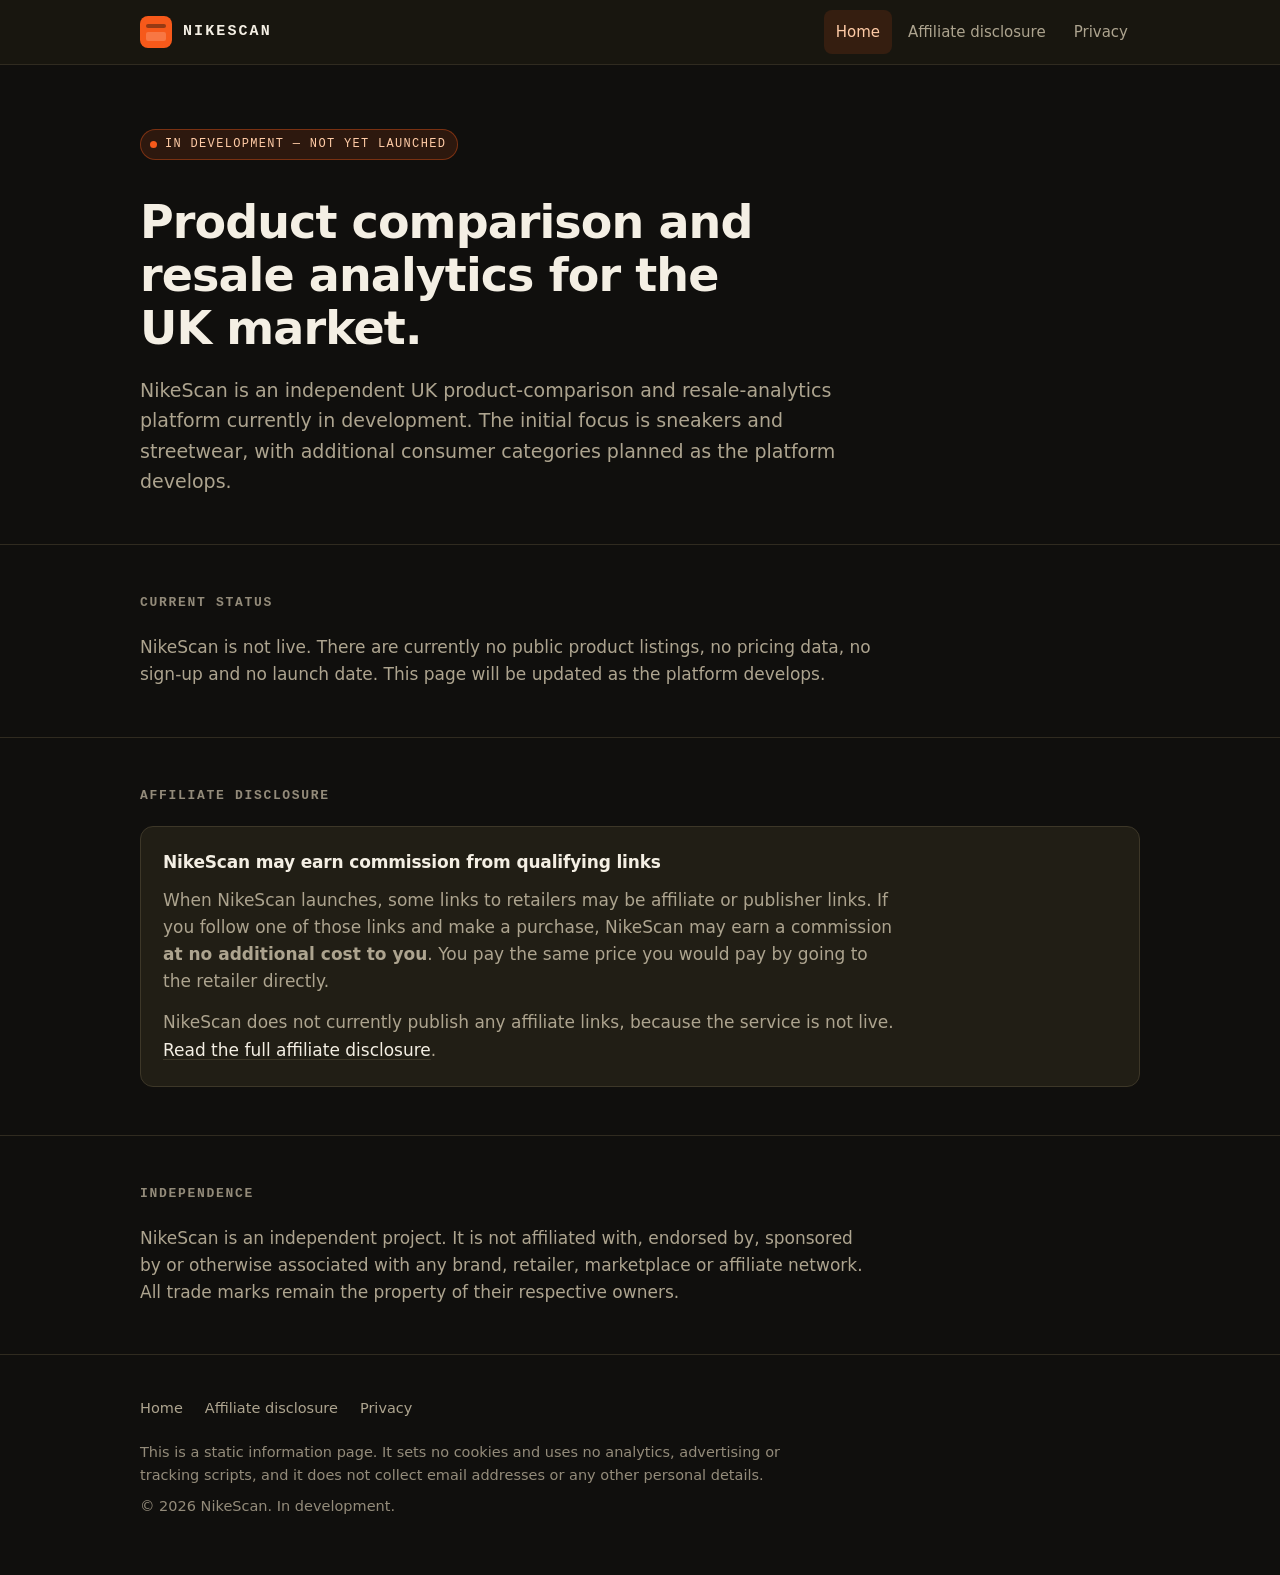
<file: index.html>
<!doctype html>
<html lang="en-GB">
<head>
<!-- Awin publisher application verification -->
<meta charset="utf-8">
<meta name="viewport" content="width=device-width, initial-scale=1, viewport-fit=cover">
<title>NikeScan — in development</title>
<meta name="description" content="NikeScan is an independent UK product-comparison and resale-analytics platform currently in development.">
<meta name="theme-color" content="#100f0d">
<meta name="robots" content="index, follow">
<meta property="og:type" content="website">
<meta property="og:site_name" content="NikeScan">
<meta property="og:title" content="NikeScan — in development">
<meta property="og:description" content="An independent UK product-comparison and resale-analytics platform currently in development.">
<link rel="icon" href="assets/icon.svg" type="image/svg+xml">
<link rel="stylesheet" href="assets/styles.css">
</head>
<body>
<a class="skip" href="#main">Skip to content</a>

<header class="site-head">
  <div class="wrap head-inner">
    <a class="brand" href="index.html" aria-label="NikeScan home">
      <span class="mark" aria-hidden="true"></span>
      <span class="wordmark">NIKESCAN</span>
    </a>
    <nav class="site-nav" aria-label="Primary">
      <a href="index.html" aria-current="page">Home</a>
      <a href="affiliate-disclosure.html">Affiliate disclosure</a>
      <a href="privacy.html">Privacy</a>
    </nav>
  </div>
</header>

<main id="main">

  <section class="hero">
    <div class="wrap">
      <p class="status"><span class="dot" aria-hidden="true"></span>In development — not yet launched</p>
      <h1>Product comparison and resale analytics for the UK market.</h1>
      <p class="lead">
        NikeScan is an independent UK product-comparison and resale-analytics platform currently in
        development. The initial focus is sneakers and streetwear, with additional consumer categories
        planned as the platform develops.
      </p>
    </div>
  </section>

  <section class="section">
    <div class="wrap">
      <h2>Current status</h2>
      <div class="body-copy">
        <p>
          NikeScan is not live. There are currently no public product listings, no pricing data, no sign-up
          and no launch date. This page will be updated as the platform develops.
        </p>
      </div>
    </div>
  </section>

  <section class="section">
    <div class="wrap">
      <h2>Affiliate disclosure</h2>
      <div class="note">
        <h3>NikeScan may earn commission from qualifying links</h3>
        <p>
          When NikeScan launches, some links to retailers may be affiliate or publisher links. If you follow
          one of those links and make a purchase, NikeScan may earn a commission
          <strong>at no additional cost to you</strong>. You pay the same price you would pay by going to the
          retailer directly.
        </p>
        <p style="margin-bottom:0">
          NikeScan does not currently publish any affiliate links, because the service is not live.
          <a class="inline-link" href="affiliate-disclosure.html">Read the full affiliate disclosure</a>.
        </p>
      </div>
    </div>
  </section>

  <section class="section">
    <div class="wrap">
      <h2>Independence</h2>
      <div class="body-copy">
        <p>
          NikeScan is an independent project. It is not affiliated with, endorsed by, sponsored by or
          otherwise associated with any brand, retailer, marketplace or affiliate network. All trade marks
          remain the property of their respective owners.
        </p>
      </div>
    </div>
  </section>

</main>

<footer class="site-foot">
  <div class="wrap">
    <nav class="foot-links" aria-label="Footer">
      <a href="index.html">Home</a>
      <a href="affiliate-disclosure.html">Affiliate disclosure</a>
      <a href="privacy.html">Privacy</a>
    </nav>
    <p>
      This is a static information page. It sets no cookies and uses no analytics, advertising or tracking
      scripts, and it does not collect email addresses or any other personal details.
    </p>
    <p>&copy; 2026 NikeScan. In development.</p>
  </div>
</footer>

</body>
</html>
</file>
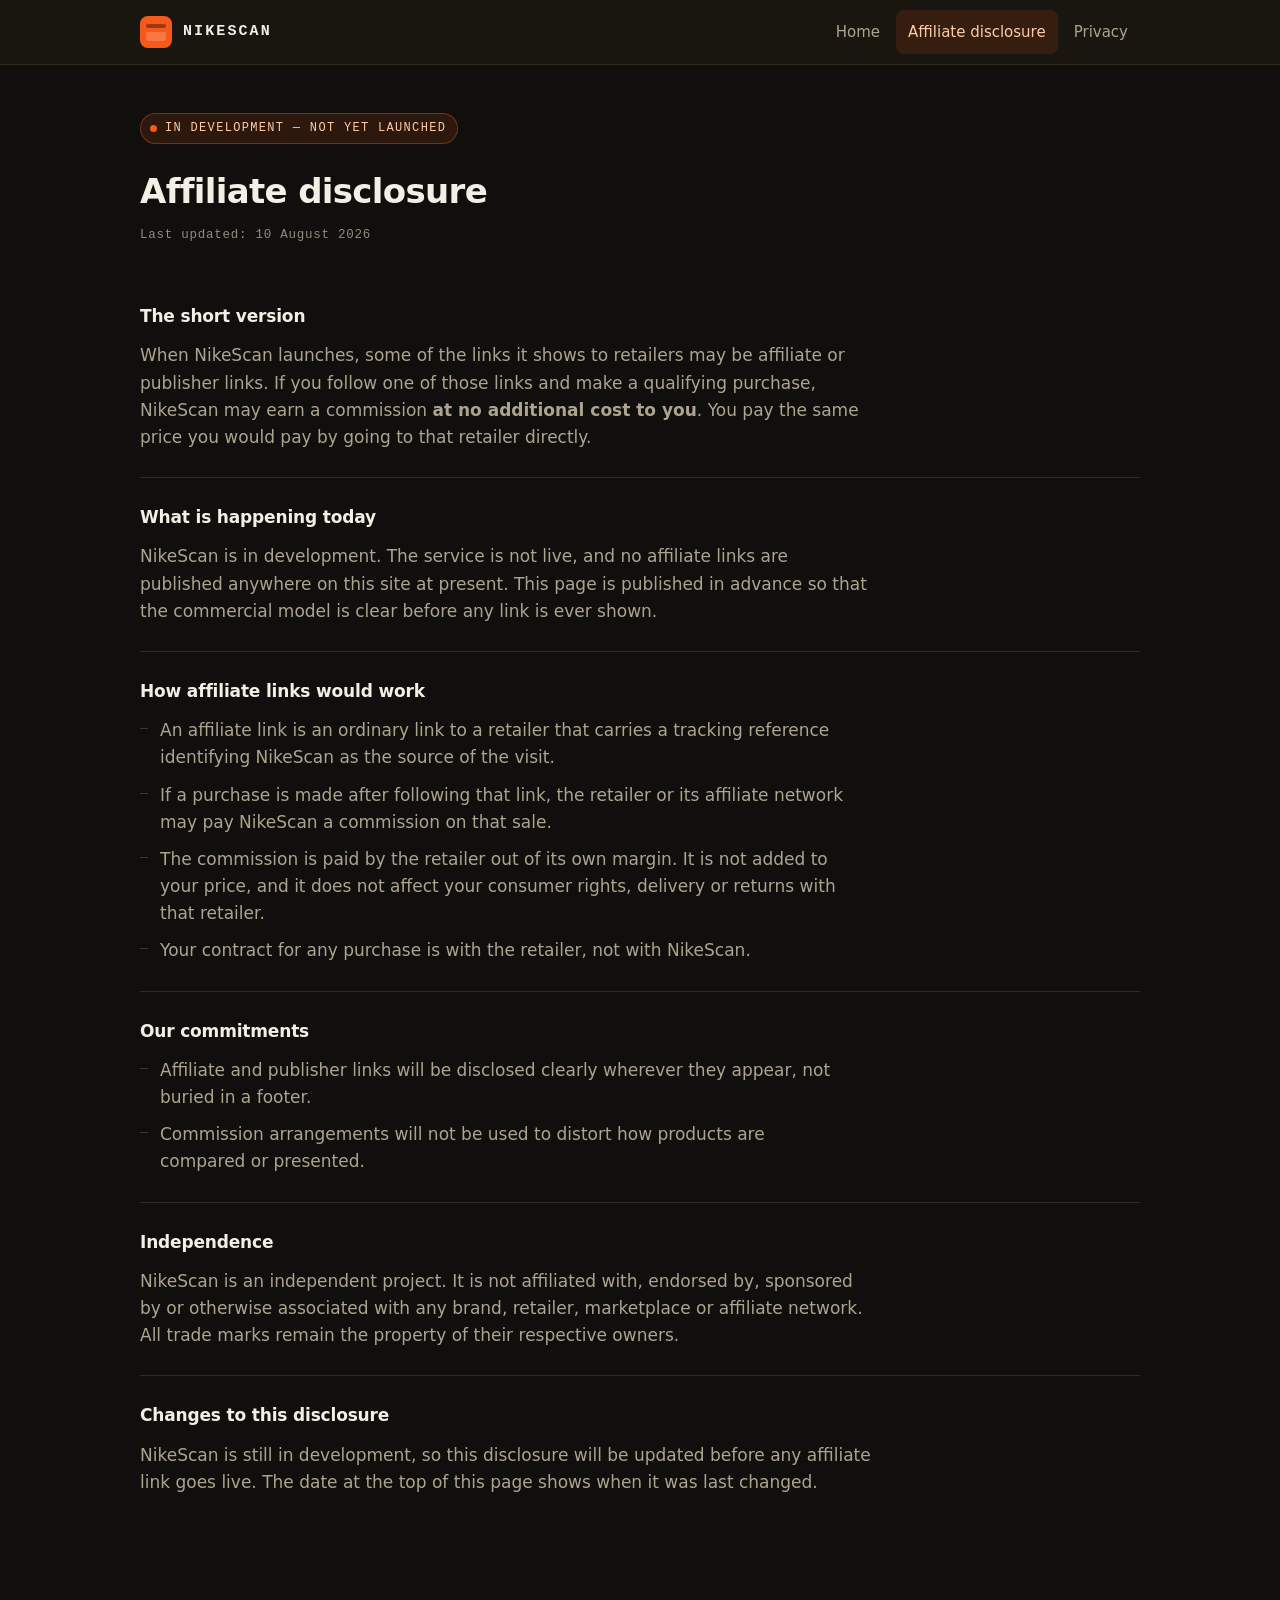
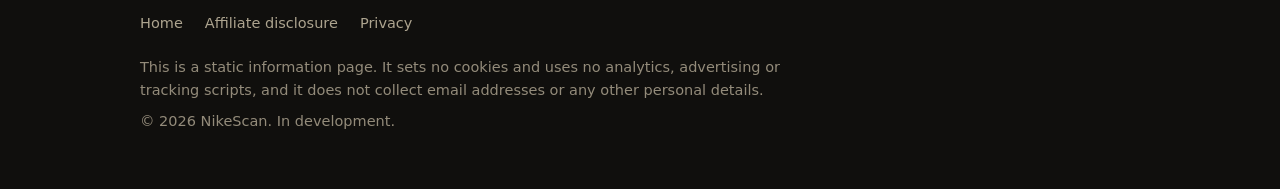
<file: affiliate-disclosure.html>
<!doctype html>
<html lang="en-GB">
<head>
<meta charset="utf-8">
<meta name="viewport" content="width=device-width, initial-scale=1, viewport-fit=cover">
<title>Affiliate disclosure — NikeScan</title>
<meta name="description" content="How NikeScan will use affiliate and publisher links. NikeScan is in development and does not currently publish affiliate links.">
<meta name="theme-color" content="#100f0d">
<meta name="robots" content="index, follow">
<link rel="icon" href="assets/icon.svg" type="image/svg+xml">
<link rel="stylesheet" href="assets/styles.css">
</head>
<body>
<a class="skip" href="#main">Skip to content</a>

<header class="site-head">
  <div class="wrap head-inner">
    <a class="brand" href="index.html" aria-label="NikeScan home">
      <span class="mark" aria-hidden="true"></span>
      <span class="wordmark">NIKESCAN</span>
    </a>
    <nav class="site-nav" aria-label="Primary">
      <a href="index.html">Home</a>
      <a href="affiliate-disclosure.html" aria-current="page">Affiliate disclosure</a>
      <a href="privacy.html">Privacy</a>
    </nav>
  </div>
</header>

<main id="main">
  <div class="doc">
    <div class="wrap">
      <p class="status"><span class="dot" aria-hidden="true"></span>In development — not yet launched</p>
      <h1>Affiliate disclosure</h1>
      <p class="updated">Last updated: 10 August 2026</p>
    </div>
  </div>

  <div class="doc-body">
    <div class="wrap">

      <section>
        <h2>The short version</h2>
        <p>
          When NikeScan launches, some of the links it shows to retailers may be affiliate or publisher
          links. If you follow one of those links and make a qualifying purchase, NikeScan may earn a
          commission <strong>at no additional cost to you</strong>. You pay the same price you would pay by
          going to that retailer directly.
        </p>
      </section>

      <section>
        <h2>What is happening today</h2>
        <p>
          NikeScan is in development. The service is not live, and no affiliate links are published anywhere
          on this site at present. This page is published in advance so that the commercial model is clear
          before any link is ever shown.
        </p>
      </section>

      <section>
        <h2>How affiliate links would work</h2>
        <ul class="plain">
          <li>An affiliate link is an ordinary link to a retailer that carries a tracking reference identifying NikeScan as the source of the visit.</li>
          <li>If a purchase is made after following that link, the retailer or its affiliate network may pay NikeScan a commission on that sale.</li>
          <li>The commission is paid by the retailer out of its own margin. It is not added to your price, and it does not affect your consumer rights, delivery or returns with that retailer.</li>
          <li>Your contract for any purchase is with the retailer, not with NikeScan.</li>
        </ul>
      </section>

      <section>
        <h2>Our commitments</h2>
        <ul class="plain">
          <li>Affiliate and publisher links will be disclosed clearly wherever they appear, not buried in a footer.</li>
          <li>Commission arrangements will not be used to distort how products are compared or presented.</li>
        </ul>
      </section>

      <section>
        <h2>Independence</h2>
        <p>
          NikeScan is an independent project. It is not affiliated with, endorsed by, sponsored by or
          otherwise associated with any brand, retailer, marketplace or affiliate network. All trade marks
          remain the property of their respective owners.
        </p>
      </section>

      <section>
        <h2>Changes to this disclosure</h2>
        <p>
          NikeScan is still in development, so this disclosure will be updated before any affiliate link goes
          live. The date at the top of this page shows when it was last changed.
        </p>
      </section>

    </div>
  </div>
</main>

<footer class="site-foot">
  <div class="wrap">
    <nav class="foot-links" aria-label="Footer">
      <a href="index.html">Home</a>
      <a href="affiliate-disclosure.html">Affiliate disclosure</a>
      <a href="privacy.html">Privacy</a>
    </nav>
    <p>
      This is a static information page. It sets no cookies and uses no analytics, advertising or tracking
      scripts, and it does not collect email addresses or any other personal details.
    </p>
    <p>&copy; 2026 NikeScan. In development.</p>
  </div>
</footer>

</body>
</html>
</file>
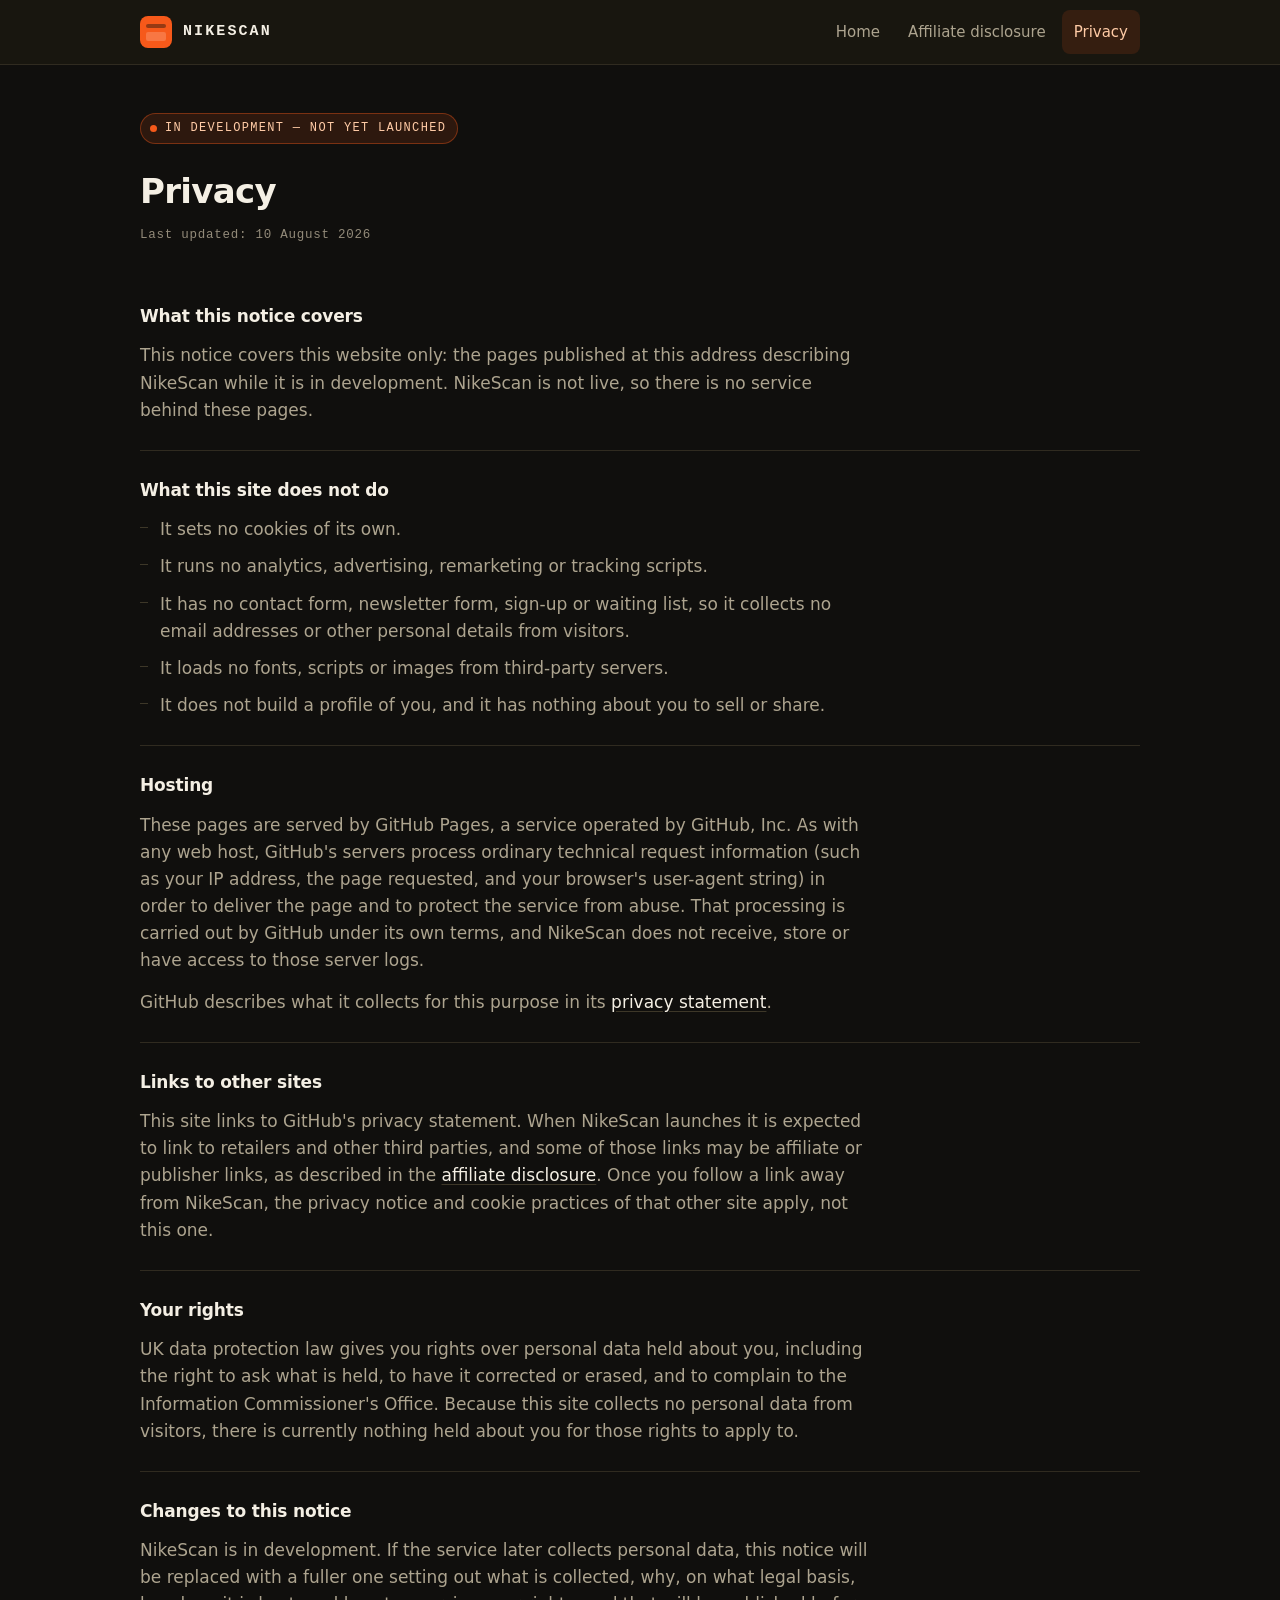
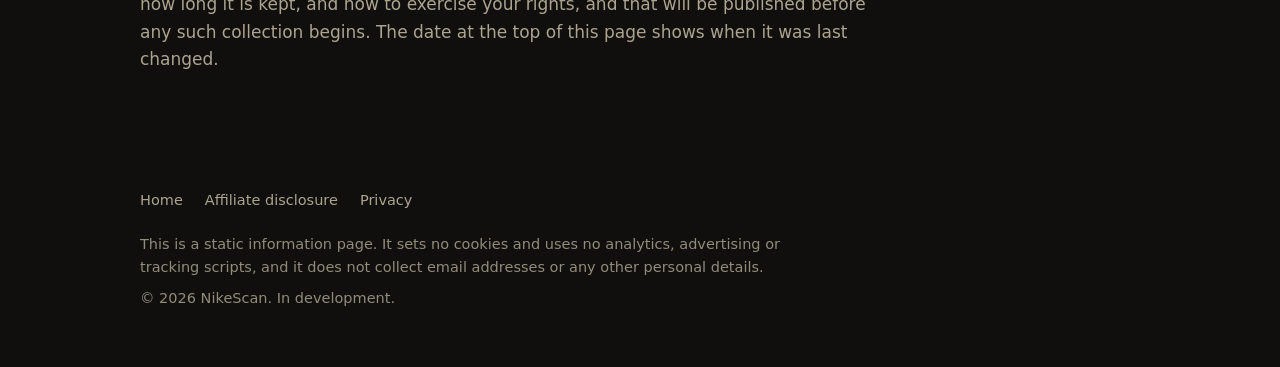
<file: privacy.html>
<!doctype html>
<html lang="en-GB">
<head>
<meta charset="utf-8">
<meta name="viewport" content="width=device-width, initial-scale=1, viewport-fit=cover">
<title>Privacy — NikeScan</title>
<meta name="description" content="NikeScan's privacy notice: no cookies, no analytics, no tracking and no personal data collected from visitors to this site.">
<meta name="theme-color" content="#100f0d">
<meta name="robots" content="index, follow">
<link rel="icon" href="assets/icon.svg" type="image/svg+xml">
<link rel="stylesheet" href="assets/styles.css">
</head>
<body>
<a class="skip" href="#main">Skip to content</a>

<header class="site-head">
  <div class="wrap head-inner">
    <a class="brand" href="index.html" aria-label="NikeScan home">
      <span class="mark" aria-hidden="true"></span>
      <span class="wordmark">NIKESCAN</span>
    </a>
    <nav class="site-nav" aria-label="Primary">
      <a href="index.html">Home</a>
      <a href="affiliate-disclosure.html">Affiliate disclosure</a>
      <a href="privacy.html" aria-current="page">Privacy</a>
    </nav>
  </div>
</header>

<main id="main">
  <div class="doc">
    <div class="wrap">
      <p class="status"><span class="dot" aria-hidden="true"></span>In development — not yet launched</p>
      <h1>Privacy</h1>
      <p class="updated">Last updated: 10 August 2026</p>
    </div>
  </div>

  <div class="doc-body">
    <div class="wrap">

      <section>
        <h2>What this notice covers</h2>
        <p>
          This notice covers this website only: the pages published at this address describing NikeScan while
          it is in development. NikeScan is not live, so there is no service behind these pages.
        </p>
      </section>

      <section>
        <h2>What this site does not do</h2>
        <ul class="plain">
          <li>It sets no cookies of its own.</li>
          <li>It runs no analytics, advertising, remarketing or tracking scripts.</li>
          <li>It has no contact form, newsletter form, sign-up or waiting list, so it collects no email addresses or other personal details from visitors.</li>
          <li>It loads no fonts, scripts or images from third-party servers.</li>
          <li>It does not build a profile of you, and it has nothing about you to sell or share.</li>
        </ul>
      </section>

      <section>
        <h2>Hosting</h2>
        <p>
          These pages are served by GitHub Pages, a service operated by GitHub, Inc. As with any web host,
          GitHub's servers process ordinary technical request information (such as your IP address, the page
          requested, and your browser's user-agent string) in order to deliver the page and to protect the
          service from abuse. That processing is carried out by GitHub under its own terms, and NikeScan does
          not receive, store or have access to those server logs.
        </p>
        <p>
          GitHub describes what it collects for this purpose in its
          <a class="inline-link" href="https://docs.github.com/en/site-policy/privacy-policies/github-privacy-statement" rel="noopener">privacy statement</a>.
        </p>
      </section>

      <section>
        <h2>Links to other sites</h2>
        <p>
          This site links to GitHub's privacy statement. When NikeScan launches it is expected to link to
          retailers and other third parties, and some of those links may be affiliate or publisher links, as
          described in the <a class="inline-link" href="affiliate-disclosure.html">affiliate disclosure</a>.
          Once you follow a link away from NikeScan, the privacy notice and cookie practices of that other
          site apply, not this one.
        </p>
      </section>

      <section>
        <h2>Your rights</h2>
        <p>
          UK data protection law gives you rights over personal data held about you, including the right to
          ask what is held, to have it corrected or erased, and to complain to the Information Commissioner's
          Office. Because this site collects no personal data from visitors, there is currently nothing held
          about you for those rights to apply to.
        </p>
      </section>

      <section>
        <h2>Changes to this notice</h2>
        <p>
          NikeScan is in development. If the service later collects personal data, this notice will be
          replaced with a fuller one setting out what is collected, why, on what legal basis, how long it is
          kept, and how to exercise your rights, and that will be published before any such collection
          begins. The date at the top of this page shows when it was last changed.
        </p>
      </section>

    </div>
  </div>
</main>

<footer class="site-foot">
  <div class="wrap">
    <nav class="foot-links" aria-label="Footer">
      <a href="index.html">Home</a>
      <a href="affiliate-disclosure.html">Affiliate disclosure</a>
      <a href="privacy.html">Privacy</a>
    </nav>
    <p>
      This is a static information page. It sets no cookies and uses no analytics, advertising or tracking
      scripts, and it does not collect email addresses or any other personal details.
    </p>
    <p>&copy; 2026 NikeScan. In development.</p>
  </div>
</footer>

</body>
</html>
</file>
<file: assets/styles.css>
/* NikeScan public site. System font stacks only, no webfont, no external requests. */

:root {
  --bg: #100f0d;
  --panel: #18160f;
  --panel-2: #211e15;
  --raised: #2a251a;
  --line: #302b20;
  --line-2: #3d3728;
  --text: #f4efe4;
  --muted: #ada48f;
  --quiet: #938b7a;
  --accent: #f6591a;
  --accent-soft: rgba(246, 89, 26, 0.13);
  --accent-line: rgba(246, 89, 26, 0.38);
  --accent-bright: #ffcba6;
  --mono: ui-monospace, "SF Mono", Menlo, Consolas, monospace;
  --ui: system-ui, -apple-system, BlinkMacSystemFont, "Segoe UI", Roboto, sans-serif;
  --maxw: 1040px;
}

* { box-sizing: border-box; }

html {
  -webkit-text-size-adjust: 100%;
  scroll-behavior: smooth;
}

body {
  margin: 0;
  background: var(--bg);
  color: var(--text);
  font-family: var(--ui);
  font-size: 17px;
  line-height: 1.6;
  -webkit-font-smoothing: antialiased;
}

.wrap {
  width: 100%;
  max-width: var(--maxw);
  margin: 0 auto;
  padding: 0 20px;
}

a { color: var(--text); }
a:focus-visible,
button:focus-visible {
  outline: 2px solid var(--accent);
  outline-offset: 3px;
  border-radius: 4px;
}

.skip {
  position: absolute;
  left: -9999px;
  top: 0;
  background: var(--raised);
  color: var(--text);
  padding: 12px 16px;
  border: 1px solid var(--line-2);
  border-radius: 8px;
  z-index: 10;
}
.skip:focus { left: 12px; top: 12px; }

/* ---------- Header ---------- */

.site-head {
  border-bottom: 1px solid var(--line);
  background: var(--panel);
  position: sticky;
  top: 0;
  z-index: 5;
}

.head-inner {
  display: flex;
  flex-wrap: wrap;
  align-items: center;
  gap: 12px 20px;
  min-height: 64px;
  padding-top: 10px;
  padding-bottom: 10px;
}

.brand {
  display: flex;
  align-items: center;
  gap: 11px;
  min-height: 44px;
  text-decoration: none;
  margin-right: auto;
}

.mark {
  width: 32px;
  height: 32px;
  flex: 0 0 32px;
  border-radius: 8px;
  background: var(--accent);
  position: relative;
  overflow: hidden;
}
.mark::before {
  content: "";
  position: absolute;
  left: 6px;
  right: 6px;
  top: 8px;
  height: 4px;
  border-radius: 2px;
  background: rgba(16, 15, 13, 0.42);
}
.mark::after {
  content: "";
  position: absolute;
  left: 6px;
  right: 6px;
  bottom: 7px;
  height: 9px;
  border-radius: 2px;
  background: rgba(255, 255, 255, 0.18);
}

.wordmark {
  font-family: var(--mono);
  font-size: 15px;
  font-weight: 600;
  letter-spacing: 0.14em;
  color: var(--text);
}

.site-nav {
  display: flex;
  flex-wrap: wrap;
  gap: 4px;
}
.site-nav a {
  display: inline-flex;
  align-items: center;
  min-height: 44px;
  padding: 0 12px;
  border-radius: 8px;
  color: var(--muted);
  text-decoration: none;
  font-size: 15px;
}
.site-nav a:hover { color: var(--text); background: var(--panel-2); }
.site-nav a[aria-current="page"] { color: var(--accent-bright); background: var(--accent-soft); }

/* ---------- Status chip ---------- */

.status {
  display: inline-flex;
  align-items: center;
  gap: 8px;
  padding: 5px 11px 5px 9px;
  border: 1px solid var(--accent-line);
  background: var(--accent-soft);
  border-radius: 999px;
  font-family: var(--mono);
  font-size: 12px;
  letter-spacing: 0.11em;
  text-transform: uppercase;
  color: var(--accent-bright);
}
.status .dot {
  width: 7px;
  height: 7px;
  border-radius: 999px;
  background: var(--accent);
  flex: 0 0 7px;
}

/* ---------- Sections ---------- */

main { display: block; }

.hero { padding: 64px 0 48px; border-bottom: 1px solid var(--line); }

h1 {
  font-size: clamp(30px, 5.2vw, 46px);
  line-height: 1.15;
  letter-spacing: -0.02em;
  margin: 22px 0 0;
  max-width: 20ch;
}

.lead {
  margin: 20px 0 0;
  max-width: 62ch;
  font-size: clamp(17px, 2.1vw, 19px);
  color: var(--muted);
}

.section { padding: 48px 0; border-bottom: 1px solid var(--line); }

h2 {
  font-size: 13px;
  font-family: var(--mono);
  font-weight: 600;
  letter-spacing: 0.13em;
  text-transform: uppercase;
  color: var(--quiet);
  margin: 0 0 20px;
}

h3 {
  font-size: 17px;
  margin: 0 0 8px;
  letter-spacing: -0.01em;
}

p { margin: 0 0 14px; max-width: 68ch; }
p:last-child { margin-bottom: 0; }

.body-copy { color: var(--muted); }
.body-copy strong { color: var(--text); font-weight: 600; }

/* ---------- Note / disclosure panel ---------- */

.note {
  background: var(--panel-2);
  border: 1px solid var(--line-2);
  border-radius: 13px;
  padding: 22px;
}
.note h3 { margin-bottom: 10px; }
.note p { color: var(--muted); }

.inline-link {
  color: var(--text);
  text-underline-offset: 3px;
  text-decoration-color: var(--line-2);
}
.inline-link:hover { text-decoration-color: var(--accent); }

/* ---------- Lists ---------- */

ul.plain {
  margin: 0;
  padding: 0;
  list-style: none;
}
ul.plain li {
  position: relative;
  padding-left: 20px;
  margin-bottom: 10px;
  color: var(--muted);
  max-width: 66ch;
}
ul.plain li::before {
  content: "";
  position: absolute;
  left: 0;
  top: 11px;
  width: 8px;
  height: 1px;
  background: var(--line-2);
}
ul.plain li:last-child { margin-bottom: 0; }

/* ---------- Doc pages ---------- */

.doc { padding: 48px 0 24px; }
.doc h1 { font-size: clamp(26px, 4vw, 34px); margin: 14px 0 0; max-width: 26ch; }
.doc .updated {
  font-family: var(--mono);
  font-size: 12.5px;
  letter-spacing: 0.06em;
  color: var(--quiet);
  margin-top: 14px;
}
.doc-body { padding: 8px 0 48px; }
.doc-body section { padding: 26px 0; border-top: 1px solid var(--line); }
.doc-body section:first-child { border-top: 0; }
.doc-body h2 {
  font-size: 17px;
  font-family: var(--ui);
  text-transform: none;
  letter-spacing: -0.01em;
  color: var(--text);
  margin-bottom: 12px;
}
.doc-body p, .doc-body li { color: var(--muted); }

/* ---------- Footer ---------- */

.site-foot {
  padding: 32px 0 48px;
  color: var(--quiet);
  font-size: 14.5px;
}
.foot-links {
  display: flex;
  flex-wrap: wrap;
  gap: 0 22px;
  margin-bottom: 10px;
}
.foot-links a {
  display: inline-flex;
  align-items: center;
  min-height: 44px;
  color: var(--muted);
  text-decoration: none;
}
.foot-links a:hover { color: var(--text); text-decoration: underline; text-underline-offset: 3px; }
.site-foot p { max-width: 70ch; margin-bottom: 8px; }

/* ---------- Small screens ---------- */

@media (max-width: 620px) {
  body { font-size: 16.5px; }
  .hero { padding: 40px 0 34px; }
  .section { padding: 36px 0; }
  .head-inner { min-height: 56px; }
  .site-nav { width: 100%; margin-left: -12px; }
}

@media (prefers-reduced-motion: reduce) {
  html { scroll-behavior: auto; }
  * { animation-duration: 0.001ms !important; transition-duration: 0.001ms !important; }
}
</file>
